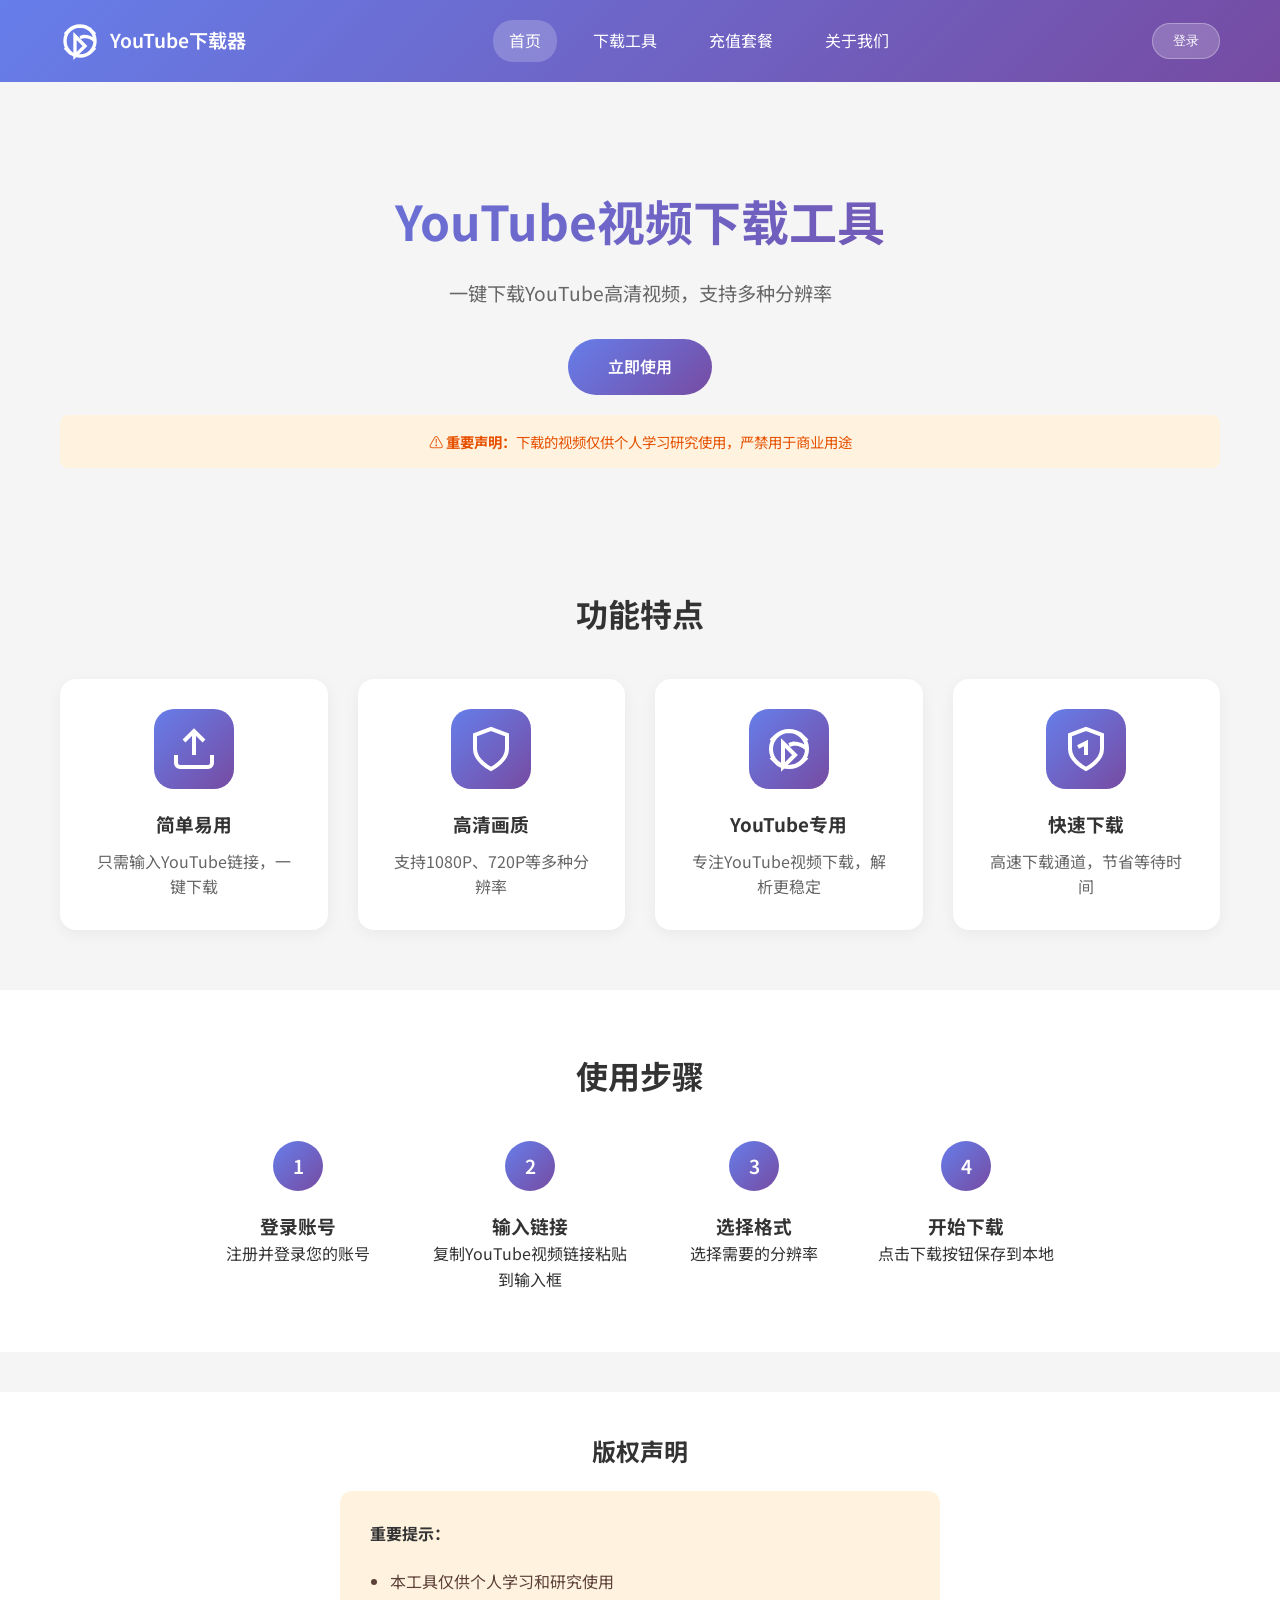
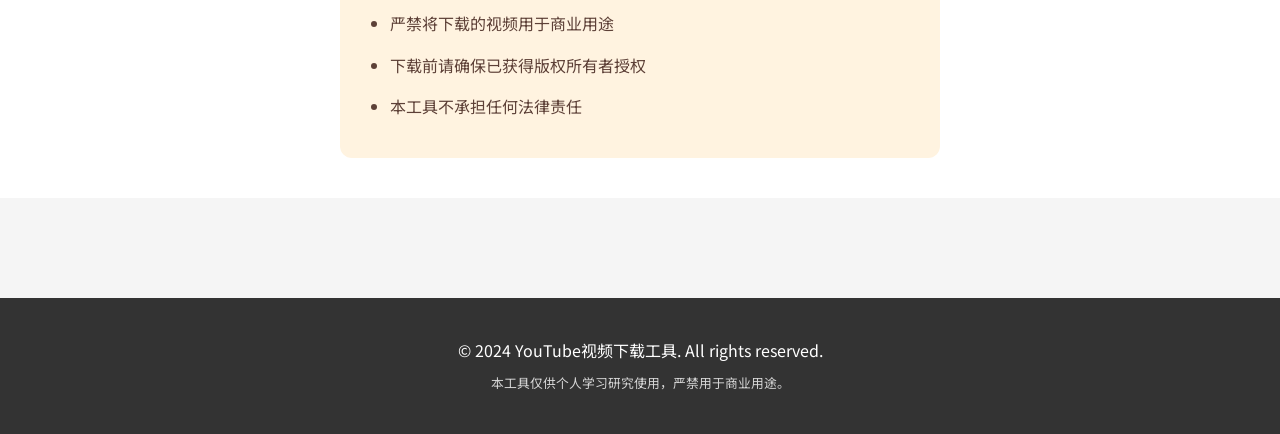
<file: index.html>
<!DOCTYPE html>
<html lang="zh-CN">
<head>
  <meta charset="UTF-8">
  <meta name="viewport" content="width=device-width, initial-scale=1.0">
  <title>YouTube视频下载工具 - 首页</title>
  <link rel="stylesheet" href="css/style.css">
  <link href="https://fonts.googleapis.com/css2?family=Noto+Sans+SC:wght@300;400;500;700&display=swap" rel="stylesheet">
</head>
<body>
  <header class="header">
    <div class="container">
      <div class="header-content">
        <a href="index.html" class="logo">
          <svg width="40" height="40" viewBox="0 0 24 24" fill="none" stroke="currentColor" stroke-width="2">
            <path d="M21 12a9 9 0 0 0-9-9 9.75 9.75 0 0 0-6.74 2.74L3 8m18 0l-3.26-3.26A9.75 9.75 0 0 0 12 3a9 9 0 0 0 0 18 9.75 9.75 0 0 0 6.74-2.74L21 16m-18 0l3.26 3.26A9.75 9.75 0 0 0 12 21a9 9 0 0 0 9-9 9.75 9.75 0 0 0-6.74-2.74L12 10"></path>
            <polygon points="9 9 15 15 9 21"></polygon>
          </svg>
          <span>YouTube下载器</span>
        </a>
        <nav class="nav">
          <a href="index.html" class="nav-link active">首页</a>
          <a href="download.html" class="nav-link">下载工具</a>
          <a href="pricing.html" class="nav-link">充值套餐</a>
          <a href="about.html" class="nav-link">关于我们</a>
        </nav>
        <div class="user-section" id="userSection">
          <button class="login-btn" onclick="showLoginModal()">登录</button>
        </div>
      </div>
    </div>
  </header>

  <main class="main">
    <div class="hero">
      <div class="container">
        <h1>YouTube视频下载工具</h1>
        <p class="subtitle">一键下载YouTube高清视频，支持多种分辨率</p>
        <a href="download.html" class="cta-btn">立即使用</a>
        
        <div class="hero-disclaimer">
          <p>⚠️ <strong>重要声明：</strong>下载的视频仅供个人学习研究使用，严禁用于商业用途</p>
        </div>
      </div>
    </div>

    <div class="features">
      <div class="container">
        <h2>功能特点</h2>
        <div class="feature-grid">
          <div class="feature-card">
            <div class="feature-icon">
              <svg width="48" height="48" viewBox="0 0 24 24" fill="none" stroke="currentColor" stroke-width="2">
                <path d="M21 15v4a2 2 0 0 1-2 2H5a2 2 0 0 1-2-2v-4"></path>
                <polyline points="17 8 12 3 7 8"></polyline>
                <line x1="12" y1="3" x2="12" y2="15"></line>
              </svg>
            </div>
            <h3>简单易用</h3>
            <p>只需输入YouTube链接，一键下载</p>
          </div>
          <div class="feature-card">
            <div class="feature-icon">
              <svg width="48" height="48" viewBox="0 0 24 24" fill="none" stroke="currentColor" stroke-width="2">
                <path d="M12 22s8-4 8-10V5l-8-3-8 3v7c0 6 8 10 8 10z"></path>
              </svg>
            </div>
            <h3>高清画质</h3>
            <p>支持1080P、720P等多种分辨率</p>
          </div>
          <div class="feature-card">
            <div class="feature-icon">
              <svg width="48" height="48" viewBox="0 0 24 24" fill="none" stroke="currentColor" stroke-width="2">
                <path d="M21 12a9 9 0 0 0-9-9 9.75 9.75 0 0 0-6.74 2.74L3 8m18 0l-3.26-3.26A9.75 9.75 0 0 0 12 3a9 9 0 0 0 0 18 9.75 9.75 0 0 0 6.74-2.74L21 16m-18 0l3.26 3.26A9.75 9.75 0 0 0 12 21a9 9 0 0 0 9-9 9.75 9.75 0 0 0-6.74-2.74L12 10"></path>
                <polygon points="9 9 15 15 9 21"></polygon>
              </svg>
            </div>
            <h3>YouTube专用</h3>
            <p>专注YouTube视频下载，解析更稳定</p>
          </div>
          <div class="feature-card">
            <div class="feature-icon">
              <svg width="48" height="48" viewBox="0 0 24 24" fill="none" stroke="currentColor" stroke-width="2">
                <path d="M12 22s8-4 8-10V5l-8-3-8 3v7c0 6 8 10 8 10z"></path>
                <polyline points="12 15 12 9 8 11"></polyline>
              </svg>
            </div>
            <h3>快速下载</h3>
            <p>高速下载通道，节省等待时间</p>
          </div>
        </div>
      </div>
    </div>

    <div class="usage-steps">
      <div class="container">
        <h2>使用步骤</h2>
        <div class="steps">
          <div class="step">
            <div class="step-number">1</div>
            <h3>登录账号</h3>
            <p>注册并登录您的账号</p>
          </div>
          <div class="step">
            <div class="step-number">2</div>
            <h3>输入链接</h3>
            <p>复制YouTube视频链接粘贴到输入框</p>
          </div>
          <div class="step">
            <div class="step-number">3</div>
            <h3>选择格式</h3>
            <p>选择需要的分辨率</p>
          </div>
          <div class="step">
            <div class="step-number">4</div>
            <h3>开始下载</h3>
            <p>点击下载按钮保存到本地</p>
          </div>
        </div>
      </div>
    </div>

    <div class="disclaimer-section">
      <div class="container">
        <h2>版权声明</h2>
        <div class="disclaimer-content">
          <p><strong>重要提示：</strong></p>
          <ul>
            <li>本工具仅供个人学习和研究使用</li>
            <li>严禁将下载的视频用于商业用途</li>
            <li>下载前请确保已获得版权所有者授权</li>
            <li>本工具不承担任何法律责任</li>
          </ul>
        </div>
      </div>
    </div>
  </main>

  <footer class="footer">
    <div class="container">
      <p>&copy; 2024 YouTube视频下载工具. All rights reserved.</p>
      <p class="footer-disclaimer">本工具仅供个人学习研究使用，严禁用于商业用途。</p>
    </div>
  </footer>

  <div class="modal-overlay" id="loginModal" style="display: none;">
    <div class="modal">
      <div class="modal-header">
        <h3>用户登录</h3>
        <button class="close-btn" onclick="hideLoginModal()">&times;</button>
      </div>
      <div class="modal-body">
        <form id="loginForm">
          <div class="form-group">
            <label>用户名</label>
            <input type="text" id="username" placeholder="请输入用户名">
          </div>
          <div class="form-group">
            <label>密码</label>
            <input type="password" id="password" placeholder="请输入密码">
          </div>
          <button type="submit" class="submit-btn">登录</button>
          <p class="register-link">还没有账号？<a href="#" onclick="showRegisterModal()">立即注册</a></p>
        </form>
      </div>
    </div>
  </div>

  <div class="modal-overlay" id="registerModal" style="display: none;">
    <div class="modal">
      <div class="modal-header">
        <h3>用户注册</h3>
        <button class="close-btn" onclick="hideRegisterModal()">&times;</button>
      </div>
      <div class="modal-body">
        <form id="registerForm">
          <div class="form-group">
            <label>用户名</label>
            <input type="text" id="regUsername" placeholder="请输入用户名">
          </div>
          <div class="form-group">
            <label>邮箱</label>
            <input type="email" id="regEmail" placeholder="请输入邮箱">
          </div>
          <div class="form-group">
            <label>密码</label>
            <input type="password" id="regPassword" placeholder="请输入密码">
          </div>
          <button type="submit" class="submit-btn">注册</button>
          <p class="register-link">已有账号？<a href="#" onclick="showLoginModal()">立即登录</a></p>
        </form>
      </div>
    </div>
  </div>

  <script src="js/main.js"></script>
</body>
</html>
</file>
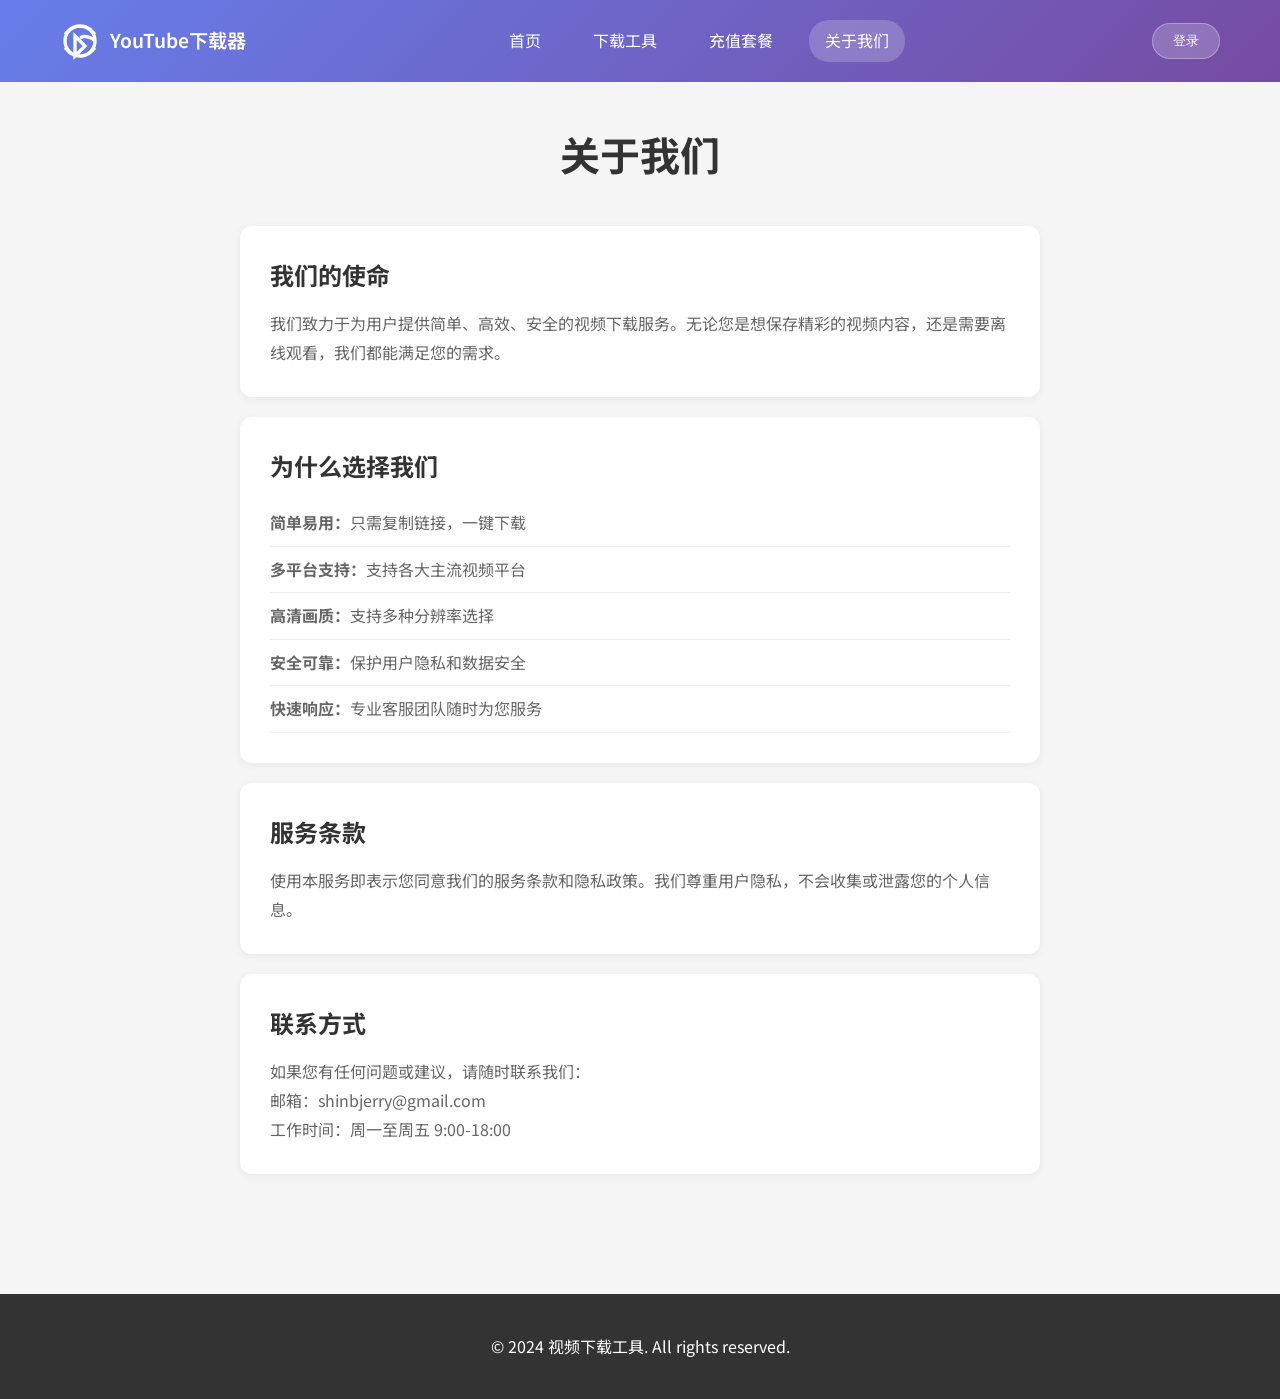
<file: about.html>
<!DOCTYPE html>
<html lang="zh-CN">
<head>
  <meta charset="UTF-8">
  <meta name="viewport" content="width=device-width, initial-scale=1.0">
  <title>视频下载工具 - 关于我们</title>
  <link rel="stylesheet" href="css/style.css">
  <link href="https://fonts.googleapis.com/css2?family=Noto+Sans+SC:wght@300;400;500;700&display=swap" rel="stylesheet">
</head>
<body>
  <header class="header">
    <div class="container">
      <div class="header-content">
        <a href="index.html" class="logo">
          <svg width="40" height="40" viewBox="0 0 24 24" fill="none" stroke="currentColor" stroke-width="2">
            <path d="M21 12a9 9 0 0 0-9-9 9.75 9.75 0 0 0-6.74 2.74L3 8m18 0l-3.26-3.26A9.75 9.75 0 0 0 12 3a9 9 0 0 0 0 18 9.75 9.75 0 0 0 6.74-2.74L21 16m-18 0l3.26 3.26A9.75 9.75 0 0 0 12 21a9 9 0 0 0 9-9 9.75 9.75 0 0 0-6.74-2.74L12 10"></path>
            <polygon points="9 9 15 15 9 21"></polygon>
          </svg>
          <span>YouTube下载器</span>
        </a>
        <nav class="nav">
          <a href="index.html" class="nav-link">首页</a>
          <a href="download.html" class="nav-link">下载工具</a>
          <a href="pricing.html" class="nav-link">充值套餐</a>
          <a href="about.html" class="nav-link active">关于我们</a>
        </nav>
        <div class="user-section" id="userSection">
          <button class="login-btn" onclick="showLoginModal()">登录</button>
        </div>
      </div>
    </div>
  </header>

  <main class="main">
    <div class="about-section">
      <div class="container">
        <h1>关于我们</h1>
        
        <div class="about-content">
          <div class="about-card">
            <h2>我们的使命</h2>
            <p>我们致力于为用户提供简单、高效、安全的视频下载服务。无论您是想保存精彩的视频内容，还是需要离线观看，我们都能满足您的需求。</p>
          </div>

          <div class="about-card">
            <h2>为什么选择我们</h2>
            <ul>
              <li><strong>简单易用：</strong>只需复制链接，一键下载</li>
              <li><strong>多平台支持：</strong>支持各大主流视频平台</li>
              <li><strong>高清画质：</strong>支持多种分辨率选择</li>
              <li><strong>安全可靠：</strong>保护用户隐私和数据安全</li>
              <li><strong>快速响应：</strong>专业客服团队随时为您服务</li>
            </ul>
          </div>

          <div class="about-card">
            <h2>服务条款</h2>
            <p>使用本服务即表示您同意我们的服务条款和隐私政策。我们尊重用户隐私，不会收集或泄露您的个人信息。</p>
          </div>

          <div class="about-card">
            <h2>联系方式</h2>
            <p>如果您有任何问题或建议，请随时联系我们：</p>
            <p>邮箱：shinbjerry@gmail.com</p>
            <p>工作时间：周一至周五 9:00-18:00</p>
          </div>
        </div>
      </div>
    </div>
  </main>

  <footer class="footer">
    <div class="container">
      <p>&copy; 2024 视频下载工具. All rights reserved.</p>
    </div>
  </footer>

  <div class="modal-overlay" id="loginModal" style="display: none;">
    <div class="modal">
      <div class="modal-header">
        <h3>用户登录</h3>
        <button class="close-btn" onclick="hideLoginModal()">&times;</button>
      </div>
      <div class="modal-body">
        <form id="loginForm">
          <div class="form-group">
            <label>用户名</label>
            <input type="text" id="username" placeholder="请输入用户名">
          </div>
          <div class="form-group">
            <label>密码</label>
            <input type="password" id="password" placeholder="请输入密码">
          </div>
          <button type="submit" class="submit-btn">登录</button>
          <p class="register-link">还没有账号？<a href="#" onclick="showRegisterModal()">立即注册</a></p>
        </form>
      </div>
    </div>
  </div>

  <div class="modal-overlay" id="registerModal" style="display: none;">
    <div class="modal">
      <div class="modal-header">
        <h3>用户注册</h3>
        <button class="close-btn" onclick="hideRegisterModal()">&times;</button>
      </div>
      <div class="modal-body">
        <form id="registerForm">
          <div class="form-group">
            <label>用户名</label>
            <input type="text" id="regUsername" placeholder="请输入用户名">
          </div>
          <div class="form-group">
            <label>邮箱</label>
            <input type="email" id="regEmail" placeholder="请输入邮箱">
          </div>
          <div class="form-group">
            <label>密码</label>
            <input type="password" id="regPassword" placeholder="请输入密码">
          </div>
          <button type="submit" class="submit-btn">注册</button>
          <p class="register-link">已有账号？<a href="#" onclick="showLoginModal()">立即登录</a></p>
        </form>
      </div>
    </div>
  </div>

  <script src="js/main.js"></script>
</body>
</html>
</file>
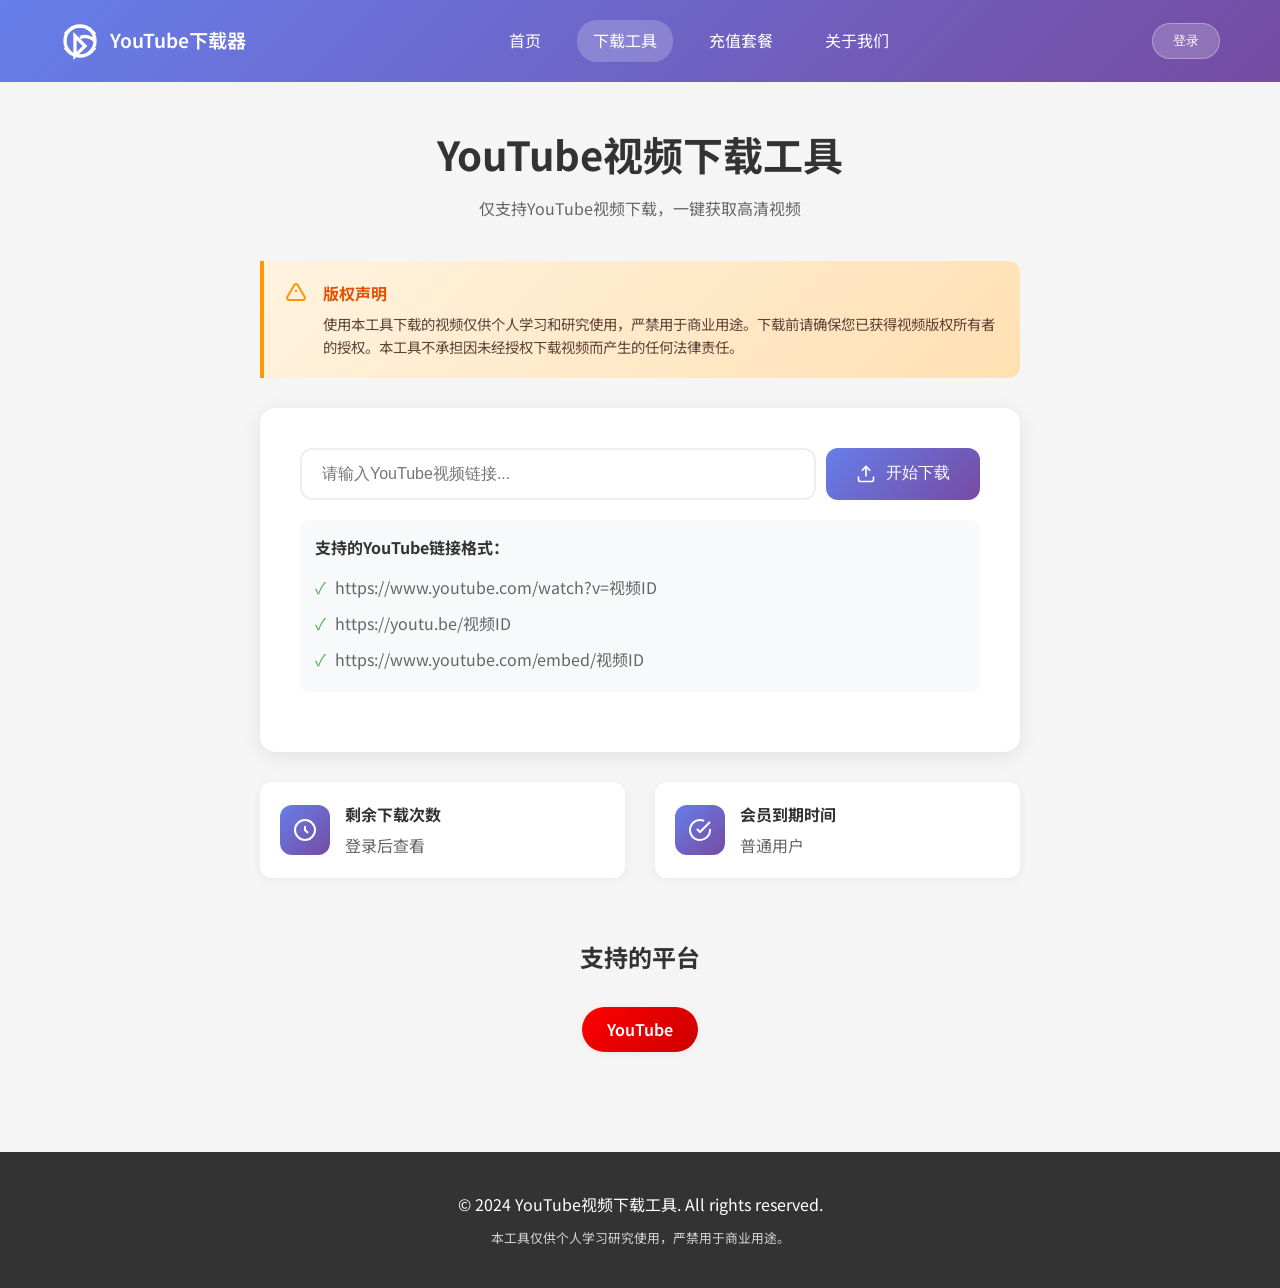
<file: download.html>
<!DOCTYPE html>
<html lang="zh-CN">
<head>
  <meta charset="UTF-8">
  <meta name="viewport" content="width=device-width, initial-scale=1.0">
  <title>YouTube视频下载工具 - 下载页面</title>
  <link rel="stylesheet" href="css/style.css">
  <link href="https://fonts.googleapis.com/css2?family=Noto+Sans+SC:wght@300;400;500;700&display=swap" rel="stylesheet">
</head>
<body>
  <header class="header">
    <div class="container">
      <div class="header-content">
        <a href="index.html" class="logo">
          <svg width="40" height="40" viewBox="0 0 24 24" fill="none" stroke="currentColor" stroke-width="2">
            <path d="M21 12a9 9 0 0 0-9-9 9.75 9.75 0 0 0-6.74 2.74L3 8m18 0l-3.26-3.26A9.75 9.75 0 0 0 12 3a9 9 0 0 0 0 18 9.75 9.75 0 0 0 6.74-2.74L21 16m-18 0l3.26 3.26A9.75 9.75 0 0 0 12 21a9 9 0 0 0 9-9 9.75 9.75 0 0 0-6.74-2.74L12 10"></path>
            <polygon points="9 9 15 15 9 21"></polygon>
          </svg>
          <span>YouTube下载器</span>
        </a>
        <nav class="nav">
          <a href="index.html" class="nav-link">首页</a>
          <a href="download.html" class="nav-link active">下载工具</a>
          <a href="pricing.html" class="nav-link">充值套餐</a>
          <a href="about.html" class="nav-link">关于我们</a>
        </nav>
        <div class="user-section" id="userSection">
          <button class="login-btn" onclick="showLoginModal()">登录</button>
        </div>
      </div>
    </div>
  </header>

  <main class="main">
    <div class="download-section">
      <div class="container">
        <h1>YouTube视频下载工具</h1>
        <p class="description">仅支持YouTube视频下载，一键获取高清视频</p>
        
        <div class="disclaimer-warning">
          <div class="warning-icon">
            <svg width="24" height="24" viewBox="0 0 24 24" fill="none" stroke="currentColor" stroke-width="2">
              <path d="M12 9v2m0 4h.01m-6.938 4h13.856c1.54 0 2.502-1.667 1.732-3L13.732 4c-.77-1.333-2.694-1.333-3.464 0L3.34 16c-.77 1.333.192 3 1.732 3z"></path>
            </svg>
          </div>
          <div class="warning-content">
            <h4>版权声明</h4>
            <p>使用本工具下载的视频仅供个人学习和研究使用，严禁用于商业用途。下载前请确保您已获得视频版权所有者的授权。本工具不承担因未经授权下载视频而产生的任何法律责任。</p>
          </div>
        </div>

        <div class="download-form">
          <div class="input-group">
            <input type="text" id="videoUrl" placeholder="请输入YouTube视频链接..." class="url-input">
            <button id="downloadBtn" class="download-btn" onclick="startDownload()">
              <svg width="20" height="20" viewBox="0 0 24 24" fill="none" stroke="currentColor" stroke-width="2">
                <path d="M21 15v4a2 2 0 0 1-2 2H5a2 2 0 0 1-2-2v-4"></path>
                <polyline points="17 8 12 3 7 8"></polyline>
                <line x1="12" y1="3" x2="12" y2="15"></line>
              </svg>
              开始下载
            </button>
          </div>

          <div class="youtube-info">
            <p><strong>支持的YouTube链接格式：</strong></p>
            <ul>
              <li>https://www.youtube.com/watch?v=视频ID</li>
              <li>https://youtu.be/视频ID</li>
              <li>https://www.youtube.com/embed/视频ID</li>
            </ul>
          </div>
          
          <div class="resolution-options" id="resolutionOptions" style="display: none;">
            <p>选择分辨率：</p>
            <div class="options">
              <label><input type="radio" name="resolution" value="1080p" checked> 1080P</label>
              <label><input type="radio" name="resolution" value="720p"> 720P</label>
              <label><input type="radio" name="resolution" value="480p"> 480P</label>
              <label><input type="radio" name="resolution" value="360p"> 360P</label>
            </div>
          </div>

          <div class="download-status" id="downloadStatus" style="display: none;">
            <div class="progress-bar">
              <div class="progress-fill" id="progressFill"></div>
            </div>
            <p id="progressText">正在处理...</p>
          </div>

          <div class="download-result" id="downloadResult" style="display: none;">
            <div class="result-card">
              <h3>下载成功！</h3>
              <p>视频名称：<span id="videoTitle"></span></p>
              <button id="saveBtn" class="save-btn">保存到本地</button>
            </div>
          </div>
        </div>

        <div class="download-info">
          <div class="info-card">
            <div class="info-icon">
              <svg width="24" height="24" viewBox="0 0 24 24" fill="none" stroke="currentColor" stroke-width="2">
                <path d="M12 8v4l3 3"></path>
                <circle cx="12" cy="12" r="10"></circle>
              </svg>
            </div>
            <div class="info-content">
              <h4>剩余下载次数</h4>
              <p id="remainingDownloads">登录后查看</p>
            </div>
          </div>
          <div class="info-card">
            <div class="info-icon">
              <svg width="24" height="24" viewBox="0 0 24 24" fill="none" stroke="currentColor" stroke-width="2">
                <path d="M22 11.08V12a10 10 0 1 1-5.93-9.14"></path>
                <polyline points="22 4 12 14.01 9 11.01"></polyline>
              </svg>
            </div>
            <div class="info-content">
              <h4>会员到期时间</h4>
              <p id="membershipExpiry">普通用户</p>
            </div>
          </div>
        </div>
      </div>
    </div>

    <div class="supported-platforms">
      <div class="container">
        <h2>支持的平台</h2>
        <div class="platforms">
          <span class="youtube">YouTube</span>
        </div>
      </div>
    </div>
  </main>

  <footer class="footer">
    <div class="container">
      <p>&copy; 2024 YouTube视频下载工具. All rights reserved.</p>
      <p class="footer-disclaimer">本工具仅供个人学习研究使用，严禁用于商业用途。</p>
    </div>
  </footer>

  <div class="modal-overlay" id="loginModal" style="display: none;">
    <div class="modal">
      <div class="modal-header">
        <h3>用户登录</h3>
        <button class="close-btn" onclick="hideLoginModal()">&times;</button>
      </div>
      <div class="modal-body">
        <form id="loginForm">
          <div class="form-group">
            <label>用户名</label>
            <input type="text" id="username" placeholder="请输入用户名">
          </div>
          <div class="form-group">
            <label>密码</label>
            <input type="password" id="password" placeholder="请输入密码">
          </div>
          <button type="submit" class="submit-btn">登录</button>
          <p class="register-link">还没有账号？<a href="#" onclick="showRegisterModal()">立即注册</a></p>
        </form>
      </div>
    </div>
  </div>

  <div class="modal-overlay" id="registerModal" style="display: none;">
    <div class="modal">
      <div class="modal-header">
        <h3>用户注册</h3>
        <button class="close-btn" onclick="hideRegisterModal()">&times;</button>
      </div>
      <div class="modal-body">
        <form id="registerForm">
          <div class="form-group">
            <label>用户名</label>
            <input type="text" id="regUsername" placeholder="请输入用户名">
          </div>
          <div class="form-group">
            <label>邮箱</label>
            <input type="email" id="regEmail" placeholder="请输入邮箱">
          </div>
          <div class="form-group">
            <label>密码</label>
            <input type="password" id="regPassword" placeholder="请输入密码">
          </div>
          <button type="submit" class="submit-btn">注册</button>
          <p class="register-link">已有账号？<a href="#" onclick="showLoginModal()">立即登录</a></p>
        </form>
      </div>
    </div>
  </div>

  <script src="js/main.js"></script>
</body>
</html>
</file>
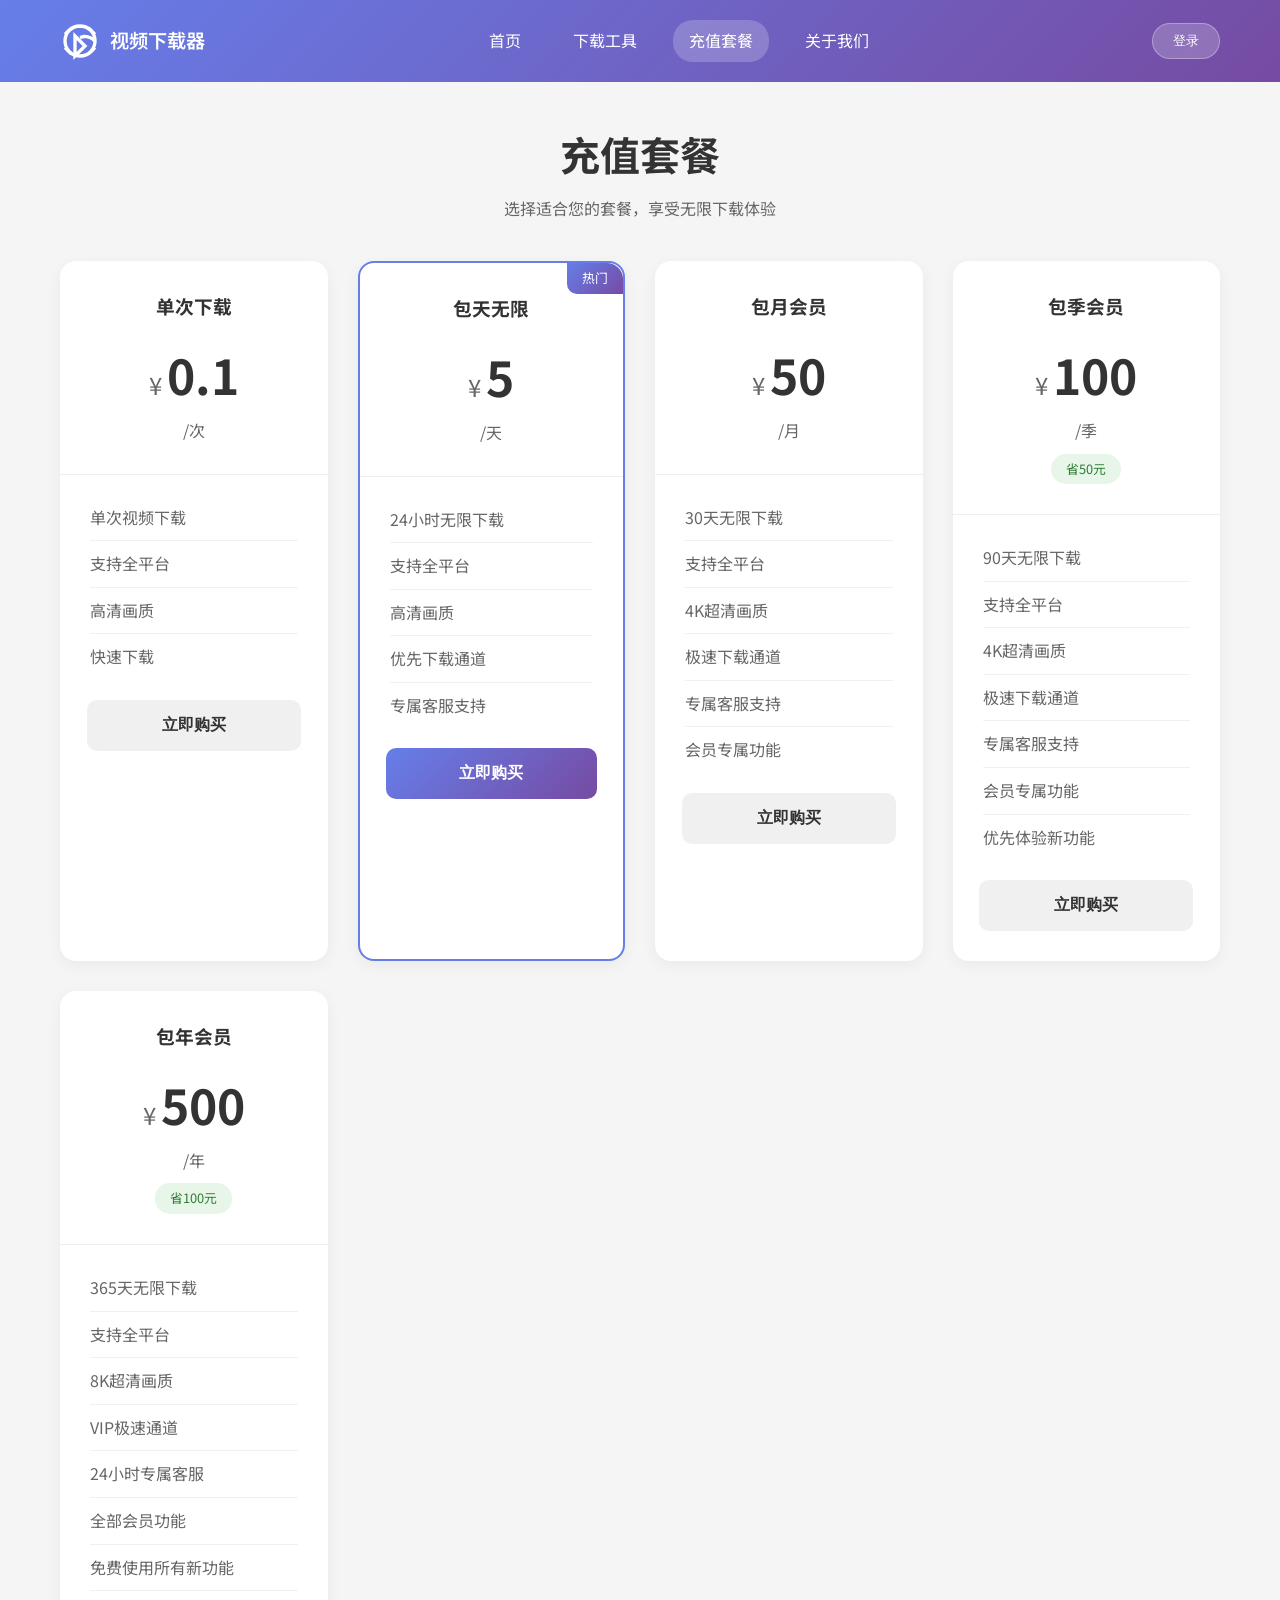
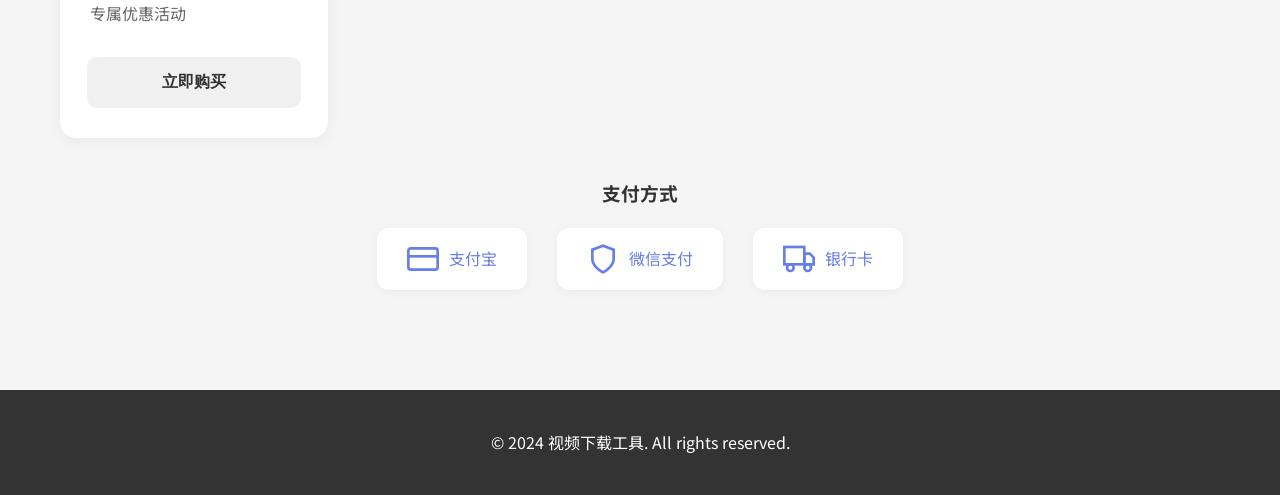
<file: pricing.html>
<!DOCTYPE html>
<html lang="zh-CN">
<head>
  <meta charset="UTF-8">
  <meta name="viewport" content="width=device-width, initial-scale=1.0">
  <title>视频下载工具 - 充值套餐</title>
  <link rel="stylesheet" href="css/style.css">
  <link href="https://fonts.googleapis.com/css2?family=Noto+Sans+SC:wght@300;400;500;700&display=swap" rel="stylesheet">
</head>
<body>
  <header class="header">
    <div class="container">
      <div class="header-content">
        <a href="index.html" class="logo">
          <svg width="40" height="40" viewBox="0 0 24 24" fill="none" stroke="currentColor" stroke-width="2">
            <path d="M21 12a9 9 0 0 0-9-9 9.75 9.75 0 0 0-6.74 2.74L3 8m18 0l-3.26-3.26A9.75 9.75 0 0 0 12 3a9 9 0 0 0 0 18 9.75 9.75 0 0 0 6.74-2.74L21 16m-18 0l3.26 3.26A9.75 9.75 0 0 0 12 21a9 9 0 0 0 9-9 9.75 9.75 0 0 0-6.74-2.74L12 10"></path>
            <polygon points="9 9 15 15 9 21"></polygon>
          </svg>
          <span>视频下载器</span>
        </a>
        <nav class="nav">
          <a href="index.html" class="nav-link">首页</a>
          <a href="download.html" class="nav-link">下载工具</a>
          <a href="pricing.html" class="nav-link active">充值套餐</a>
          <a href="about.html" class="nav-link">关于我们</a>
        </nav>
        <div class="user-section" id="userSection">
          <button class="login-btn" onclick="showLoginModal()">登录</button>
        </div>
      </div>
    </div>
  </header>

  <main class="main">
    <div class="pricing-section">
      <div class="container">
        <h1>充值套餐</h1>
        <p class="description">选择适合您的套餐，享受无限下载体验</p>
        
        <div class="pricing-grid">
          <div class="pricing-card">
            <div class="pricing-header">
              <h3>单次下载</h3>
              <div class="price">
                <span class="currency">¥</span>
                <span class="amount">0.1</span>
              </div>
              <p class="period">/次</p>
            </div>
            <ul class="features">
              <li>单次视频下载</li>
              <li>支持全平台</li>
              <li>高清画质</li>
              <li>快速下载</li>
            </ul>
            <button class="buy-btn" data-plan="single">立即购买</button>
          </div>

          <div class="pricing-card popular">
            <div class="popular-badge">热门</div>
            <div class="pricing-header">
              <h3>包天无限</h3>
              <div class="price">
                <span class="currency">¥</span>
                <span class="amount">5</span>
              </div>
              <p class="period">/天</p>
            </div>
            <ul class="features">
              <li>24小时无限下载</li>
              <li>支持全平台</li>
              <li>高清画质</li>
              <li>优先下载通道</li>
              <li>专属客服支持</li>
            </ul>
            <button class="buy-btn primary" data-plan="daily">立即购买</button>
          </div>

          <div class="pricing-card">
            <div class="pricing-header">
              <h3>包月会员</h3>
              <div class="price">
                <span class="currency">¥</span>
                <span class="amount">50</span>
              </div>
              <p class="period">/月</p>
            </div>
            <ul class="features">
              <li>30天无限下载</li>
              <li>支持全平台</li>
              <li>4K超清画质</li>
              <li>极速下载通道</li>
              <li>专属客服支持</li>
              <li>会员专属功能</li>
            </ul>
            <button class="buy-btn" data-plan="monthly">立即购买</button>
          </div>

          <div class="pricing-card">
            <div class="pricing-header">
              <h3>包季会员</h3>
              <div class="price">
                <span class="currency">¥</span>
                <span class="amount">100</span>
              </div>
              <p class="period">/季</p>
              <p class="discount">省50元</p>
            </div>
            <ul class="features">
              <li>90天无限下载</li>
              <li>支持全平台</li>
              <li>4K超清画质</li>
              <li>极速下载通道</li>
              <li>专属客服支持</li>
              <li>会员专属功能</li>
              <li>优先体验新功能</li>
            </ul>
            <button class="buy-btn" data-plan="quarterly">立即购买</button>
          </div>

          <div class="pricing-card">
            <div class="pricing-header">
              <h3>包年会员</h3>
              <div class="price">
                <span class="currency">¥</span>
                <span class="amount">500</span>
              </div>
              <p class="period">/年</p>
              <p class="discount">省100元</p>
            </div>
            <ul class="features">
              <li>365天无限下载</li>
              <li>支持全平台</li>
              <li>8K超清画质</li>
              <li>VIP极速通道</li>
              <li>24小时专属客服</li>
              <li>全部会员功能</li>
              <li>免费使用所有新功能</li>
              <li>专属优惠活动</li>
            </ul>
            <button class="buy-btn" data-plan="yearly">立即购买</button>
          </div>
        </div>

        <div class="payment-info">
          <h3>支付方式</h3>
          <div class="payment-methods">
            <div class="method">
              <svg width="32" height="32" viewBox="0 0 24 24" fill="none" stroke="currentColor" stroke-width="2">
                <rect x="1" y="4" width="22" height="16" rx="2" ry="2"></rect>
                <line x1="1" y1="10" x2="23" y2="10"></line>
              </svg>
              <span>支付宝</span>
            </div>
            <div class="method">
              <svg width="32" height="32" viewBox="0 0 24 24" fill="none" stroke="currentColor" stroke-width="2">
                <path d="M12 22s8-4 8-10V5l-8-3-8 3v7c0 6 8 10 8 10z"></path>
              </svg>
              <span>微信支付</span>
            </div>
            <div class="method">
              <svg width="32" height="32" viewBox="0 0 24 24" fill="none" stroke="currentColor" stroke-width="2">
                <rect x="1" y="3" width="15" height="13"></rect>
                <polygon points="16 8 20 8 23 11 23 16 16 16 16 8"></polygon>
                <circle cx="5.5" cy="18.5" r="2.5"></circle>
                <circle cx="18.5" cy="18.5" r="2.5"></circle>
              </svg>
              <span>银行卡</span>
            </div>
          </div>
        </div>
      </div>
    </div>
  </main>

  <footer class="footer">
    <div class="container">
      <p>&copy; 2024 视频下载工具. All rights reserved.</p>
    </div>
  </footer>

  <div class="modal-overlay" id="loginModal" style="display: none;">
    <div class="modal">
      <div class="modal-header">
        <h3>用户登录</h3>
        <button class="close-btn" onclick="hideLoginModal()">&times;</button>
      </div>
      <div class="modal-body">
        <form id="loginForm">
          <div class="form-group">
            <label>用户名</label>
            <input type="text" id="username" placeholder="请输入用户名">
          </div>
          <div class="form-group">
            <label>密码</label>
            <input type="password" id="password" placeholder="请输入密码">
          </div>
          <button type="submit" class="submit-btn">登录</button>
          <p class="register-link">还没有账号？<a href="#" onclick="showRegisterModal()">立即注册</a></p>
        </form>
      </div>
    </div>
  </div>

  <div class="modal-overlay" id="registerModal" style="display: none;">
    <div class="modal">
      <div class="modal-header">
        <h3>用户注册</h3>
        <button class="close-btn" onclick="hideRegisterModal()">&times;</button>
      </div>
      <div class="modal-body">
        <form id="registerForm">
          <div class="form-group">
            <label>用户名</label>
            <input type="text" id="regUsername" placeholder="请输入用户名">
          </div>
          <div class="form-group">
            <label>邮箱</label>
            <input type="email" id="regEmail" placeholder="请输入邮箱">
          </div>
          <div class="form-group">
            <label>密码</label>
            <input type="password" id="regPassword" placeholder="请输入密码">
          </div>
          <button type="submit" class="submit-btn">注册</button>
          <p class="register-link">已有账号？<a href="#" onclick="showLoginModal()">立即登录</a></p>
        </form>
      </div>
    </div>
  </div>

  <script src="js/main.js"></script>
</body>
</html>
</file>
<file: css/style.css>
* {
  margin: 0;
  padding: 0;
  box-sizing: border-box;
}

body {
  font-family: 'Noto Sans SC', -apple-system, BlinkMacSystemFont, 'Segoe UI', Roboto, sans-serif;
  font-size: 16px;
  line-height: 1.6;
  color: #333;
  background-color: #f5f5f5;
}

.container {
  max-width: 1200px;
  margin: 0 auto;
  padding: 0 20px;
}

.header {
  background: linear-gradient(135deg, #667eea 0%, #764ba2 100%);
  color: #fff;
  padding: 20px 0;
  position: sticky;
  top: 0;
  z-index: 1000;
}

.header-content {
  display: flex;
  justify-content: space-between;
  align-items: center;
  flex-wrap: wrap;
  gap: 20px;
}

.logo {
  display: flex;
  align-items: center;
  gap: 10px;
  color: #fff;
  text-decoration: none;
  font-size: 1.2rem;
  font-weight: 600;
}

.nav {
  display: flex;
  gap: 20px;
  flex-wrap: wrap;
}

.nav-link {
  color: #fff;
  text-decoration: none;
  padding: 8px 16px;
  border-radius: 20px;
  transition: background-color 0.3s;
}

.nav-link:hover,
.nav-link.active {
  background-color: rgba(255, 255, 255, 0.2);
}

.login-btn {
  background-color: rgba(255, 255, 255, 0.2);
  border: 1px solid rgba(255, 255, 255, 0.3);
  color: #fff;
  padding: 8px 20px;
  border-radius: 20px;
  cursor: pointer;
  transition: all 0.3s;
}

.login-btn:hover {
  background-color: rgba(255, 255, 255, 0.3);
}

.main {
  padding: 40px 0;
}

.hero {
  text-align: center;
  padding: 60px 0;
}

.hero h1 {
  font-size: 3rem;
  margin-bottom: 20px;
  background: linear-gradient(135deg, #667eea 0%, #764ba2 100%);
  -webkit-background-clip: text;
  -webkit-text-fill-color: transparent;
  background-clip: text;
}

.subtitle {
  font-size: 1.2rem;
  color: #666;
  margin-bottom: 30px;
}

.cta-btn {
  display: inline-block;
  background: linear-gradient(135deg, #667eea 0%, #764ba2 100%);
  color: #fff;
  padding: 15px 40px;
  border-radius: 30px;
  text-decoration: none;
  font-weight: 600;
  transition: transform 0.3s, box-shadow 0.3s;
}

.cta-btn:hover {
  transform: translateY(-2px);
  box-shadow: 0 10px 30px rgba(102, 126, 234, 0.3);
}

.features {
  padding: 60px 0;
}

.features h2 {
  text-align: center;
  font-size: 2rem;
  margin-bottom: 40px;
}

.feature-grid {
  display: grid;
  grid-template-columns: repeat(auto-fit, minmax(250px, 1fr));
  gap: 30px;
}

.feature-card {
  background: #fff;
  padding: 30px;
  border-radius: 16px;
  box-shadow: 0 4px 15px rgba(0, 0, 0, 0.05);
  text-align: center;
  transition: transform 0.3s, box-shadow 0.3s;
}

.feature-card:hover {
  transform: translateY(-5px);
  box-shadow: 0 10px 30px rgba(0, 0, 0, 0.1);
}

.feature-icon {
  width: 80px;
  height: 80px;
  margin: 0 auto 20px;
  background: linear-gradient(135deg, #667eea 0%, #764ba2 100%);
  border-radius: 20px;
  display: flex;
  align-items: center;
  justify-content: center;
  color: #fff;
}

.feature-card h3 {
  margin-bottom: 10px;
  color: #333;
}

.feature-card p {
  color: #666;
}

.usage-steps {
  padding: 60px 0;
  background: #fff;
}

.usage-steps h2 {
  text-align: center;
  font-size: 2rem;
  margin-bottom: 40px;
}

.steps {
  display: flex;
  justify-content: center;
  gap: 60px;
  flex-wrap: wrap;
}

.step {
  text-align: center;
  max-width: 200px;
}

.step-number {
  width: 50px;
  height: 50px;
  background: linear-gradient(135deg, #667eea 0%, #764ba2 100%);
  border-radius: 50%;
  color: #fff;
  display: flex;
  align-items: center;
  justify-content: center;
  font-size: 1.2rem;
  font-weight: 600;
  margin: 0 auto 20px;
}

.download-section {
  max-width: 800px;
  margin: 0 auto;
}

.download-section h1 {
  text-align: center;
  font-size: 2.5rem;
  margin-bottom: 10px;
}

.description {
  text-align: center;
  color: #666;
  margin-bottom: 40px;
}

.download-form {
  background: #fff;
  padding: 40px;
  border-radius: 16px;
  box-shadow: 0 4px 20px rgba(0, 0, 0, 0.08);
}

.input-group {
  display: flex;
  gap: 10px;
  margin-bottom: 20px;
}

.url-input {
  flex: 1;
  padding: 15px 20px;
  border: 2px solid #eee;
  border-radius: 12px;
  font-size: 1rem;
  transition: border-color 0.3s;
}

.url-input:focus {
  outline: none;
  border-color: #667eea;
}

.download-btn {
  background: linear-gradient(135deg, #667eea 0%, #764ba2 100%);
  color: #fff;
  border: none;
  padding: 15px 30px;
  border-radius: 12px;
  cursor: pointer;
  font-size: 1rem;
  display: flex;
  align-items: center;
  gap: 10px;
  transition: transform 0.3s, box-shadow 0.3s;
}

.download-btn:hover {
  transform: translateY(-2px);
  box-shadow: 0 8px 20px rgba(102, 126, 234, 0.3);
}

.resolution-options {
  background: #f8f9fa;
  padding: 20px;
  border-radius: 12px;
  margin-bottom: 20px;
}

.resolution-options p {
  margin-bottom: 15px;
  font-weight: 600;
}

.options {
  display: flex;
  gap: 20px;
  flex-wrap: wrap;
}

.options label {
  cursor: pointer;
  padding: 8px 16px;
  background: #fff;
  border-radius: 8px;
  border: 2px solid #eee;
  transition: border-color 0.3s;
}

.options input[type="radio"] {
  display: none;
}

.options input[type="radio"]:checked + label {
  border-color: #667eea;
  background: rgba(102, 126, 234, 0.1);
}

.download-status {
  margin-bottom: 20px;
}

.progress-bar {
  height: 8px;
  background: #eee;
  border-radius: 4px;
  overflow: hidden;
  margin-bottom: 10px;
}

.progress-fill {
  height: 100%;
  background: linear-gradient(135deg, #667eea 0%, #764ba2 100%);
  width: 0%;
  transition: width 0.3s;
}

.progress-text {
  text-align: center;
  color: #666;
}

.download-result {
  text-align: center;
}

.result-card {
  background: linear-gradient(135deg, #e8f5e9 0%, #c8e6c9 100%);
  padding: 30px;
  border-radius: 12px;
}

.result-card h3 {
  color: #2e7d32;
  margin-bottom: 10px;
}

.save-btn {
  background: #4caf50;
  color: #fff;
  border: none;
  padding: 12px 30px;
  border-radius: 8px;
  cursor: pointer;
  font-size: 1rem;
  margin-top: 20px;
  transition: background-color 0.3s;
}

.save-btn:hover {
  background: #43a047;
}

.download-info {
  display: flex;
  gap: 30px;
  margin-top: 30px;
}

.info-card {
  flex: 1;
  background: #fff;
  padding: 20px;
  border-radius: 12px;
  display: flex;
  align-items: center;
  gap: 15px;
  box-shadow: 0 2px 10px rgba(0, 0, 0, 0.05);
}

.info-icon {
  width: 50px;
  height: 50px;
  background: linear-gradient(135deg, #667eea 0%, #764ba2 100%);
  border-radius: 12px;
  display: flex;
  align-items: center;
  justify-content: center;
  color: #fff;
}

.info-content h4 {
  margin-bottom: 5px;
}

.info-content p {
  color: #666;
}

.supported-platforms {
  margin-top: 60px;
  text-align: center;
}

.supported-platforms h2 {
  margin-bottom: 30px;
}

.platforms {
  display: flex;
  flex-wrap: wrap;
  justify-content: center;
  gap: 15px;
}

.platforms span {
  background: #fff;
  padding: 10px 25px;
  border-radius: 25px;
  box-shadow: 0 2px 10px rgba(0, 0, 0, 0.05);
}

.pricing-section h1 {
  text-align: center;
  font-size: 2.5rem;
  margin-bottom: 10px;
}

.pricing-section .description {
  text-align: center;
  color: #666;
  margin-bottom: 40px;
}

.pricing-grid {
  display: grid;
  grid-template-columns: repeat(auto-fit, minmax(250px, 1fr));
  gap: 30px;
}

.pricing-card {
  background: #fff;
  border-radius: 16px;
  overflow: hidden;
  box-shadow: 0 4px 15px rgba(0, 0, 0, 0.05);
  position: relative;
  transition: transform 0.3s, box-shadow 0.3s;
}

.pricing-card:hover {
  transform: translateY(-5px);
  box-shadow: 0 10px 30px rgba(0, 0, 0, 0.1);
}

.pricing-card.popular {
  border: 2px solid #667eea;
}

.popular-badge {
  position: absolute;
  top: 0;
  right: 0;
  background: linear-gradient(135deg, #667eea 0%, #764ba2 100%);
  color: #fff;
  padding: 5px 15px;
  font-size: 0.8rem;
  border-radius: 0 16px 0 10px;
}

.pricing-header {
  text-align: center;
  padding: 30px;
  border-bottom: 1px solid #eee;
}

.pricing-header h3 {
  margin-bottom: 15px;
}

.price {
  display: flex;
  align-items: baseline;
  justify-content: center;
  gap: 5px;
}

.currency {
  font-size: 1.5rem;
  color: #666;
}

.amount {
  font-size: 3rem;
  font-weight: 700;
  color: #333;
}

.period {
  color: #666;
  margin-top: 5px;
}

.discount {
  background: #e8f5e9;
  color: #2e7d32;
  padding: 5px 15px;
  border-radius: 15px;
  font-size: 0.8rem;
  margin-top: 10px;
  display: inline-block;
}

.pricing-card ul {
  list-style: none;
  padding: 20px 30px;
}

.pricing-card li {
  padding: 10px 0;
  border-bottom: 1px solid #f0f0f0;
  color: #666;
}

.pricing-card li:last-child {
  border-bottom: none;
}

.buy-btn {
  width: 80%;
  margin: 0 auto 30px;
  display: block;
  background: #f0f0f0;
  border: none;
  padding: 15px;
  border-radius: 10px;
  cursor: pointer;
  font-size: 1rem;
  font-weight: 600;
  color: #333;
  transition: background-color 0.3s;
}

.buy-btn:hover {
  background: #e0e0e0;
}

.buy-btn.primary {
  background: linear-gradient(135deg, #667eea 0%, #764ba2 100%);
  color: #fff;
}

.buy-btn.primary:hover {
  opacity: 0.9;
}

.payment-info {
  margin-top: 40px;
  text-align: center;
}

.payment-info h3 {
  margin-bottom: 20px;
}

.payment-methods {
  display: flex;
  justify-content: center;
  gap: 30px;
  flex-wrap: wrap;
}

.method {
  display: flex;
  align-items: center;
  gap: 10px;
  background: #fff;
  padding: 15px 30px;
  border-radius: 12px;
  box-shadow: 0 2px 10px rgba(0, 0, 0, 0.05);
  color: #667eea;
}

.about-section h1 {
  text-align: center;
  font-size: 2.5rem;
  margin-bottom: 40px;
}

.about-content {
  max-width: 800px;
  margin: 0 auto;
}

.about-card {
  background: #fff;
  padding: 30px;
  border-radius: 12px;
  margin-bottom: 20px;
  box-shadow: 0 2px 10px rgba(0, 0, 0, 0.05);
}

.about-card h2 {
  margin-bottom: 15px;
  color: #333;
}

.about-card p {
  color: #666;
  line-height: 1.8;
}

.about-card ul {
  list-style: none;
}

.about-card li {
  padding: 10px 0;
  border-bottom: 1px solid #f0f0f0;
  color: #666;
}

.footer {
  background: #333;
  color: #fff;
  padding: 40px 0;
  text-align: center;
  margin-top: 60px;
}

.modal-overlay {
  position: fixed;
  top: 0;
  left: 0;
  width: 100%;
  height: 100%;
  background: rgba(0, 0, 0, 0.5);
  display: flex;
  align-items: center;
  justify-content: center;
  z-index: 2000;
}

.modal {
  background: #fff;
  border-radius: 16px;
  max-width: 400px;
  width: 90%;
  overflow: hidden;
}

.modal-header {
  display: flex;
  justify-content: space-between;
  align-items: center;
  padding: 20px;
  border-bottom: 1px solid #eee;
}

.close-btn {
  background: none;
  border: none;
  font-size: 1.5rem;
  cursor: pointer;
  color: #999;
}

.modal-body {
  padding: 20px;
}

.form-group {
  margin-bottom: 15px;
}

.form-group label {
  display: block;
  margin-bottom: 5px;
  font-weight: 600;
}

.form-group input {
  width: 100%;
  padding: 12px;
  border: 2px solid #eee;
  border-radius: 8px;
  font-size: 1rem;
}

.form-group input:focus {
  outline: none;
  border-color: #667eea;
}

.submit-btn {
  width: 100%;
  background: linear-gradient(135deg, #667eea 0%, #764ba2 100%);
  color: #fff;
  border: none;
  padding: 15px;
  border-radius: 8px;
  cursor: pointer;
  font-size: 1rem;
  margin-top: 10px;
}

.register-link {
  text-align: center;
  margin-top: 15px;
  color: #666;
}

.register-link a {
  color: #667eea;
  text-decoration: none;
}

.disclaimer-warning {
  background: linear-gradient(135deg, #fff3e0 0%, #ffe0b2 100%);
  border-left: 4px solid #ff9800;
  padding: 20px;
  margin-bottom: 30px;
  border-radius: 0 12px 12px 0;
  display: flex;
  gap: 15px;
}

.warning-icon {
  color: #ff9800;
  flex-shrink: 0;
}

.warning-content h4 {
  color: #e65100;
  margin-bottom: 5px;
}

.warning-content p {
  color: #5d4037;
  font-size: 0.9rem;
}

.youtube-info {
  background: #f8f9fa;
  padding: 15px;
  border-radius: 8px;
  margin-bottom: 20px;
}

.youtube-info p {
  margin-bottom: 10px;
}

.youtube-info ul {
  list-style: none;
  padding-left: 20px;
}

.youtube-info li {
  padding: 5px 0;
  color: #666;
  position: relative;
}

.youtube-info li::before {
  content: '✓';
  position: absolute;
  left: -20px;
  color: #4caf50;
}

.platforms .youtube {
  background: linear-gradient(135deg, #ff0000 0%, #cc0000 100%);
  color: #fff;
  font-weight: 600;
}

.hero-disclaimer {
  margin-top: 20px;
  padding: 15px 20px;
  background: #fff3e0;
  border-radius: 8px;
  text-align: center;
}

.hero-disclaimer p {
  color: #e65100;
  font-size: 0.9rem;
}

.disclaimer-section {
  background: #fff;
  padding: 40px 0;
  margin-top: 40px;
}

.disclaimer-section h2 {
  text-align: center;
  margin-bottom: 20px;
}

.disclaimer-content {
  max-width: 600px;
  margin: 0 auto;
  background: #fff3e0;
  padding: 30px;
  border-radius: 12px;
}

.disclaimer-content p {
  margin-bottom: 15px;
}

.disclaimer-content ul {
  padding-left: 20px;
}

.disclaimer-content li {
  padding: 8px 0;
  color: #5d4037;
}

.footer-disclaimer {
  font-size: 0.8rem;
  opacity: 0.8;
  margin-top: 10px !important;
}

.user-info {
  display: flex;
  align-items: center;
  gap: 15px;
}

.user-info span {
  color: #fff;
}

.logout-btn {
  background: rgba(255, 255, 255, 0.2);
  border: 1px solid rgba(255, 255, 255, 0.3);
  color: #fff;
  padding: 6px 15px;
  border-radius: 15px;
  cursor: pointer;
  font-size: 0.9rem;
}

@media (max-width: 768px) {
  .hero h1 {
    font-size: 2rem;
  }
  
  .input-group {
    flex-direction: column;
  }
  
  .download-btn {
    justify-content: center;
  }
  
  .download-info {
    flex-direction: column;
  }
  
  .steps {
    gap: 30px;
  }
  
  .pricing-grid {
    grid-template-columns: 1fr;
  }
  
  .disclaimer-warning {
    flex-direction: column;
  }
}
</file>
